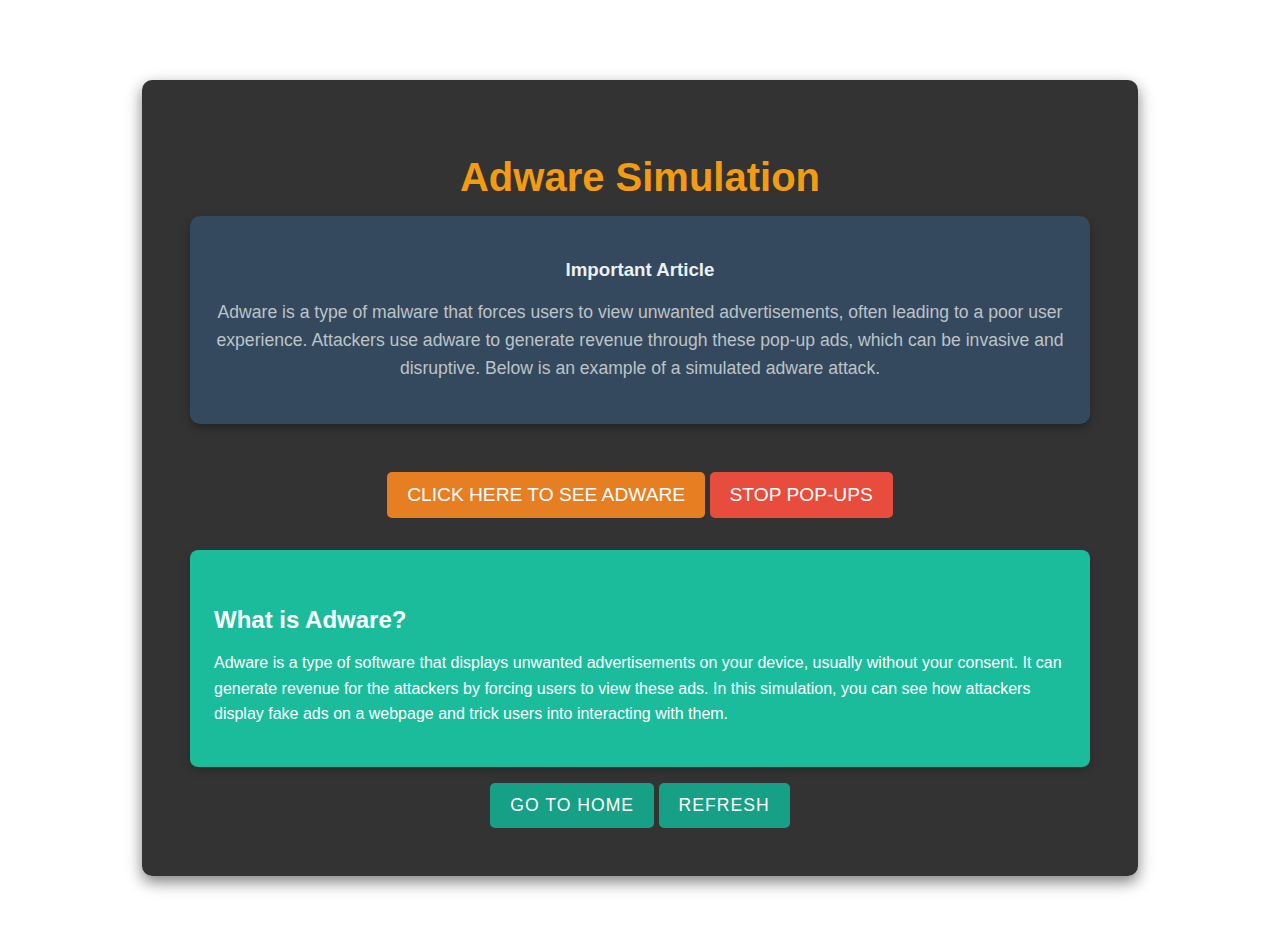
<file: adware.html>
<!DOCTYPE html>
<html lang="en">
<head>
  <meta charset="UTF-8">
  <meta name="viewport" content="width=device-width, initial-scale=1.0">
  <title>Adware Simulation</title>
  <style>
    /* General body styling */
    body {
      font-family: 'Arial', sans-serif;
      margin: 0;
      padding: 0;
      background-image: url('https://source.unsplash.com/1600x900/?technology');
      background-size: cover;
      background-position: center;
      background-attachment: fixed;
      color: #fff;
      height: 100vh;
      display: flex;
      justify-content: center;
      align-items: flex-start;
      text-align: center;
      padding-top: 50px;
    }

    /* Container holding all content */
    .container {
      background-color: rgba(0, 0, 0, 0.8);
      padding: 3rem;
      border-radius: 10px;
      box-shadow: 0 6px 15px rgba(0, 0, 0, 0.5);
      width: 80%;
      max-width: 900px;
      margin-top: 30px;
    }

    h1 {
      font-size: 2.5rem;
      margin-bottom: 1rem;
      color: #f39c12;
    }

    h3 {
      color: #ecf0f1;
      margin-bottom: 1rem;
    }

    /* Article section styling */
    .article-card {
      background-color: #34495e;
      padding: 1.5rem;
      border-radius: 10px;
      box-shadow: 0 4px 8px rgba(0, 0, 0, 0.3);
      margin-bottom: 2rem;
    }

    .article-card p {
      font-size: 1.1rem;
      color: #bdc3c7;
      line-height: 1.6;
    }

    /* Fake Ad Styling */
    .ad-popup {
      background-color: rgba(0, 0, 0, 0.7);
      color: white;
      padding: 20px;
      border-radius: 8px;
      box-shadow: 0 4px 12px rgba(0, 0, 0, 0.3);
      position: absolute;
      display: none;
      width: 250px;
      text-align: center;
      z-index: 100;
    }

    .ad-popup h3 {
      font-size: 1.5rem;
      margin-bottom: 10px;
    }

    .ad-popup p {
      font-size: 1rem;
      line-height: 1.5;
    }

    .ad-popup button {
      padding: 10px 20px;
      background-color: #3498db;
      color: white;
      border: none;
      border-radius: 5px;
      cursor: pointer;
      font-size: 1rem;
    }

    .ad-popup button:hover {
      background-color: #2980b9;
    }

    .close-btn {
      background-color: #e74c3c;
      font-size: 1.2rem;
      padding: 10px 20px;
      border: none;
      border-radius: 5px;
      cursor: pointer;
      margin-top: 10px;
    }

    .close-btn:hover {
      background-color: #c0392b;
    }

    /* Explanation card styling */
    .explanation-card {
      background-color: #1abc9c;
      color: white;
      padding: 1.5rem;
      margin-top: 2rem;
      border-radius: 8px;
      box-shadow: 0 4px 10px rgba(0, 0, 0, 0.2);
      text-align: left;
    }

    .explanation-card h4 {
      font-size: 1.5rem;
      margin-bottom: 1rem;
    }

    .explanation-card p {
      font-size: 1rem;
      line-height: 1.6;
    }

    /* Home and Refresh button styling */
    .home-btn, .refresh-btn {
      padding: 12px 20px;
      font-size: 1.1rem;
      background-color: #16a085;
      color: white;
      border: none;
      border-radius: 5px;
      cursor: pointer;
      margin-top: 1rem;
      text-transform: uppercase;
      letter-spacing: 1px;
      transition: background-color 0.3s ease, transform 0.3s ease;
    }

    .home-btn:hover, .refresh-btn:hover {
      background-color: #1abc9c;
      transform: scale(1.05);
    }

    /* Button to simulate repeated ads */
    .trigger-ad-btn {
      padding: 12px 20px;
      background-color: #e67e22;
      color: white;
      font-size: 1.2rem;
      border: none;
      border-radius: 5px;
      cursor: pointer;
      margin-top: 1rem;
      text-transform: uppercase;
    }

    .trigger-ad-btn:hover {
      background-color: #d35400;
    }

    /* Stop button */
    .stop-btn {
      padding: 12px 20px;
      background-color: #e74c3c;
      color: white;
      font-size: 1.2rem;
      border: none;
      border-radius: 5px;
      cursor: pointer;
      margin-top: 1rem;
      text-transform: uppercase;
    }

    .stop-btn:hover {
      background-color: #c0392b;
    }
  </style>
</head>
<body>

  <div class="container">
    <h1>Adware Simulation</h1>

    <!-- Article Section simulating a website -->
    <div class="article-card">
      <h3>Important Article</h3>
      <p>
        Adware is a type of malware that forces users to view unwanted advertisements, often leading to a poor user experience. Attackers use adware to generate revenue through these pop-up ads, which can be invasive and disruptive. Below is an example of a simulated adware attack.
      </p>
    </div>

    <!-- Button to trigger repeated ads -->
    <button class="trigger-ad-btn" onclick="startAdware()">Click Here to See Adware</button>

    <!-- Stop Button to stop the pop-ups -->
    <button class="stop-btn" id="stopBtn" onclick="stopAdware()">Stop Pop-ups</button>

    <!-- Explanation of Adware -->
    <div class="explanation-card">
      <h4>What is Adware?</h4>
      <p>Adware is a type of software that displays unwanted advertisements on your device, usually without your consent. It can generate revenue for the attackers by forcing users to view these ads. In this simulation, you can see how attackers display fake ads on a webpage and trick users into interacting with them.</p>
    </div>

    <!-- Buttons to go back to Home and Refresh the page -->
    <button class="home-btn" onclick="window.location.href = 'try-now.html';">Go to Home</button>
    <button class="refresh-btn" onclick="refreshPage()">Refresh</button>
  </div>

  <script>
    var adInterval;

    // Array of random ad messages
    const messages = [
      "You've won a $100 gift card! Click below to claim it!",
      "Congratulations! You are the 1,000th visitor. Claim your reward now.",
      "Special offer: Click here to get a free iPhone 13!",
      "You've unlocked a surprise prize! Don't miss out, click now.",
      "Hurry! Your free vacation is waiting. Claim your prize here!",
      "Congratulations! You're eligible for a free trial. Act fast!"
    ];

    // Function to start displaying random ads at random positions
    function startAdware() {
      adInterval = setInterval(function() {
        // Create a new popup div
        var ad = document.createElement("div");
        ad.classList.add("ad-popup");

        // Set a random message from the messages array
        ad.innerHTML = "<h3>Congratulations!</h3><p>" + messages[Math.floor(Math.random() * messages.length)] + "</p><button onclick='closeAd()'>Claim Prize</button><button class='close-btn' onclick='closeAd()'>Close</button>";

        // Position the ad randomly on the screen
        ad.style.top = Math.random() * 80 + "%"; // Random top position
        ad.style.left = Math.random() * 80 + "%"; // Random left position

        // Display the popup
        document.body.appendChild(ad);
        ad.style.display = 'block';
      }, 1000);  // Pop-up appears every second
    }

    // Function to stop the pop-ups
    function stopAdware() {
      clearInterval(adInterval);  // Stop creating pop-ups
      document.getElementById("stopBtn").disabled = true;  // Disable stop button
    }

    // Function to close a specific ad
    function closeAd() {
      var ads = document.querySelectorAll(".ad-popup");
      ads.forEach(function(ad) {
        ad.style.display = 'none';
      });
    }

    // Function to refresh the page
    function refreshPage() {
      location.reload();
    }
  </script>

</body>
</html>
</file>
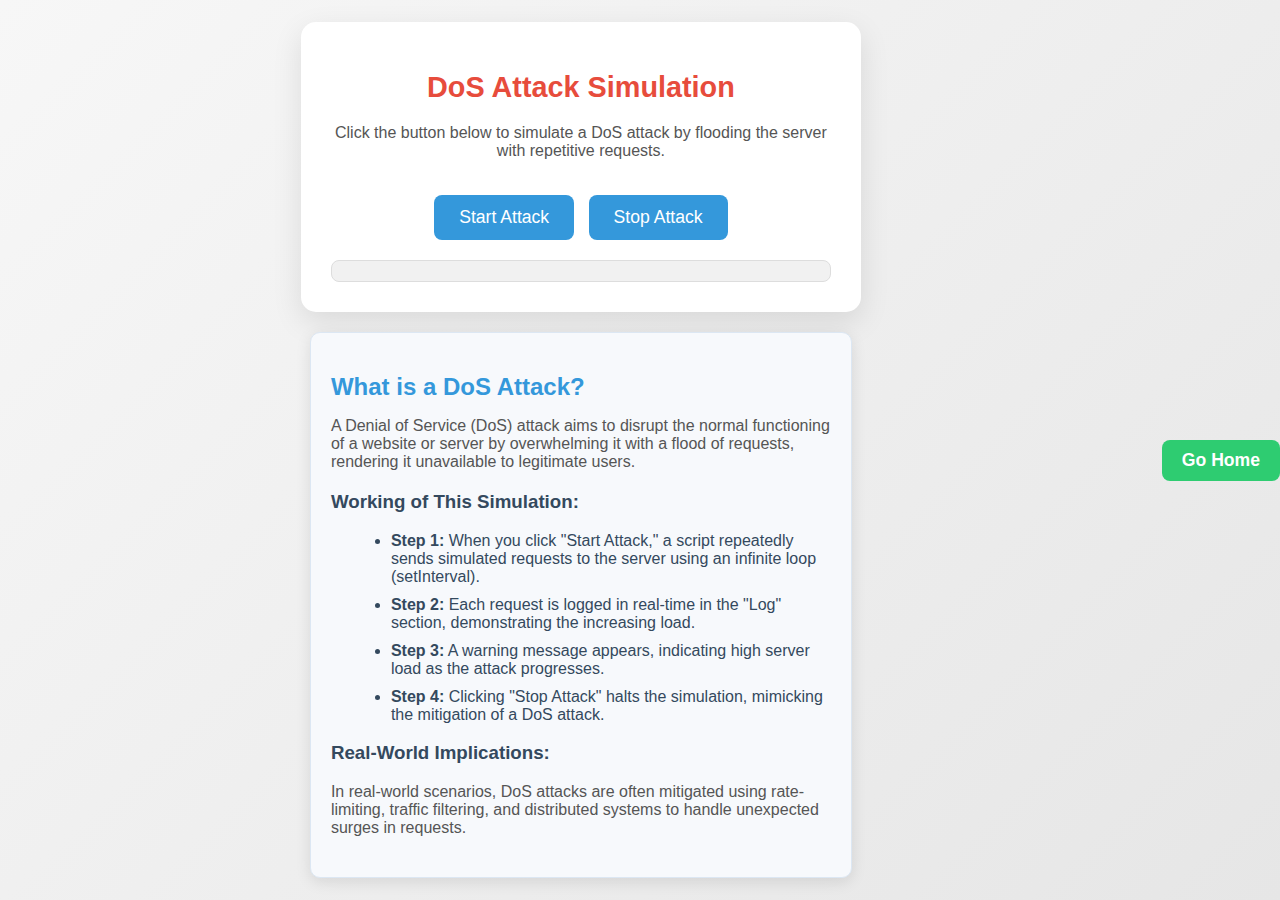
<file: DOS.html>
<!DOCTYPE html>
<html lang="en">
<head>
  <meta charset="UTF-8">
  <meta name="viewport" content="width=device-width, initial-scale=1.0">
  <title>DoS Attack Simulation</title>
  <style>
    body {
      font-family: Arial, sans-serif;
      background: linear-gradient(135deg, #f7f7f7, #e6e6e6);
      margin: 0;
      padding: 0;
      display: flex;
      justify-content: center;
      align-items: center;
      min-height: 100vh;
      color: #333;
      text-align: center;
    }

    .main-container {
      display: flex;
      justify-content: center;
      gap: 20px;
      flex-wrap: wrap;
      padding: 20px;
    }

    .container, .info-card {
      width: 100%;
      max-width: 500px;
      background-color: #ffffff;
      box-shadow: 0 10px 30px rgba(0, 0, 0, 0.1);
      padding: 30px;
      border-radius: 15px;
      text-align: left;
    }

    .container {
      text-align: center;
    }

    h1 {
      color: #e74c3c;
      font-size: 1.8rem;
      font-weight: bold;
      margin-bottom: 20px;
    }

    p {
      font-size: 1rem;
      margin-bottom: 20px;
      color: #555;
    }

    .btn {
      padding: 12px 25px;
      background-color: #3498db;
      color: white;
      border: none;
      border-radius: 8px;
      font-size: 1.1rem;
      cursor: pointer;
      transition: background-color 0.3s ease, transform 0.3s ease;
      margin-top: 15px;
    }

    .btn:hover {
      background-color: #2980b9;
      transform: scale(1.05);
    }

    .alert {
      margin-top: 20px;
      background-color: #e74c3c;
      color: white;
      padding: 15px;
      border-radius: 8px;
      font-size: 1.1rem;
      box-shadow: 0 4px 15px rgba(0, 0, 0, 0.2);
      display: none;
    }

    .log {
      margin-top: 20px;
      max-height: 150px;
      overflow-y: auto;
      padding: 10px;
      background-color: #f1f1f1;
      border: 1px solid #ddd;
      border-radius: 8px;
      font-size: 0.9rem;
      text-align: left;
    }

    .log span {
      display: block;
      margin-bottom: 5px;
    }

    .info-card {
      background-color: #f7f9fc;
      border: 1px solid #dce7f3;
      border-radius: 10px;
      box-shadow: 0 4px 15px rgba(0, 0, 0, 0.1);
      padding: 20px;
      color: #34495e;
    }

    .info-card h2 {
      color: #3498db;
      font-size: 1.5rem;
      margin-bottom: 10px;
    }

    .info-card ul {
      margin-left: 20px;
    }

    .info-card li {
      margin-bottom: 10px;
    }

    .home-btn {
      display: inline-block;
      margin-top: 20px;
      padding: 10px 20px;
      background-color: #2ecc71;
      color: white;
      text-decoration: none;
      font-size: 1.1rem;
      font-weight: bold;
      border-radius: 8px;
      transition: background-color 0.3s ease, transform 0.3s ease;
    }

    .home-btn:hover {
      background-color: #27ae60;
      transform: scale(1.05);
    }
  </style>
</head>
<body>

  <div class="main-container">
    <!-- Simulation Card -->
    <div class="container">
      <h1>DoS Attack Simulation</h1>
      <p>Click the button below to simulate a DoS attack by flooding the server with repetitive requests.</p>
      
      <button class="btn" onclick="simulateDoS()">Start Attack</button>
      <button class="btn" onclick="stopDoS()" style="margin-left: 10px;">Stop Attack</button>

      <div class="alert" id="alert">Warning: DoS attack in progress! High server load detected.</div>

      <div class="log" id="log"></div>
    </div>

    <!-- Info Card -->
    <div class="info-card">
      <h2>What is a DoS Attack?</h2>
      <p>A Denial of Service (DoS) attack aims to disrupt the normal functioning of a website or server by overwhelming it with a flood of requests, rendering it unavailable to legitimate users.</p>
      <h3>Working of This Simulation:</h3>
      <ul>
        <li><b>Step 1:</b> When you click "Start Attack," a script repeatedly sends simulated requests to the server using an infinite loop (setInterval).</li>
        <li><b>Step 2:</b> Each request is logged in real-time in the "Log" section, demonstrating the increasing load.</li>
        <li><b>Step 3:</b> A warning message appears, indicating high server load as the attack progresses.</li>
        <li><b>Step 4:</b> Clicking "Stop Attack" halts the simulation, mimicking the mitigation of a DoS attack.</li>
      </ul>
      <h3>Real-World Implications:</h3>
      <p>In real-world scenarios, DoS attacks are often mitigated using rate-limiting, traffic filtering, and distributed systems to handle unexpected surges in requests.</p>
    </div>
  </div>

  <a href="simulated-attacks.html" class="home-btn">Go Home</a>

  <script>
    let intervalId; // To manage the attack simulation interval
    let requestCount = 0; // Counter to track the number of requests
    const logElement = document.getElementById("log");
    const alertElement = document.getElementById("alert");

    // Function to simulate DoS attack
    function simulateDoS() {
      if (intervalId) {
        alert("Attack already in progress!");
        return;
      }

      alertElement.style.display = "block"; // Show the warning message

      // Simulate sending repetitive requests
      intervalId = setInterval(() => {
        requestCount++;
        const requestTime = new Date().toLocaleTimeString();
        logElement.innerHTML += `<span>Request ${requestCount} sent at ${requestTime}</span>`;

        // Mimic high server load
        if (requestCount % 50 === 0) {
          logElement.innerHTML += `<span style="color: red;">Server load increasing!</span>`;
        }

        // Keep log scrollable
        logElement.scrollTop = logElement.scrollHeight;
      }, 100); // Sending requests every 100ms
    }

    // Function to stop the attack
    function stopDoS() {
      if (!intervalId) {
        alert("No attack in progress to stop!");
        return;
      }

      clearInterval(intervalId); // Stop the repetitive requests
      intervalId = null;
      alertElement.style.display = "none"; // Hide the warning message
      logElement.innerHTML += `<span style="color: green;">DoS attack stopped at ${new Date().toLocaleTimeString()}</span>`;
    }
  </script>

</body>
</html>
</file>
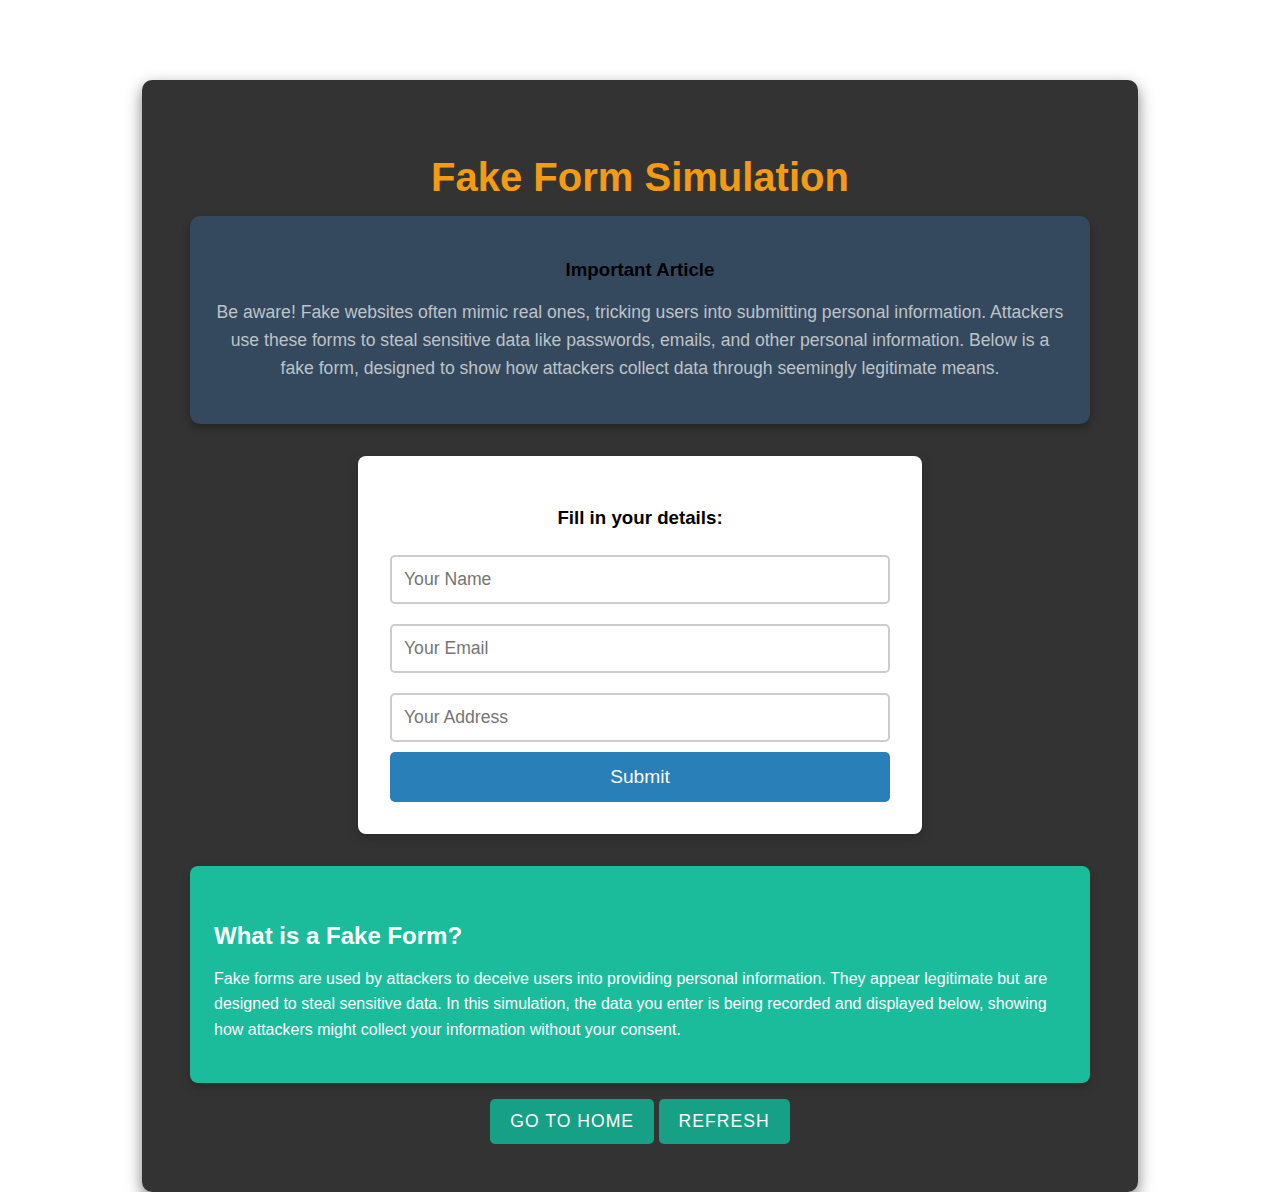
<file: FakeForm.html>
<!DOCTYPE html>
<html lang="en">
<head>
  <meta charset="UTF-8">
  <meta name="viewport" content="width=device-width, initial-scale=1.0">
  <title>Fake Form Simulation</title>
  <style>
    /* General body styling */
    body {
      font-family: 'Arial', sans-serif;
      margin: 0;
      padding: 0;
      background-image: url('https://source.unsplash.com/1600x900/?technology');
      background-size: cover;
      background-position: center;
      background-attachment: fixed;
      color: #fff;
      height: 100vh;
      display: flex;
      justify-content: center;
      align-items: flex-start; /* Align at the top */
      text-align: center;
      padding-top: 50px; /* Add padding to push content down */
    }

    /* Container holding all content */
    .container {
      background-color: rgba(0, 0, 0, 0.8); /* Dark overlay */
      padding: 3rem;
      border-radius: 10px;
      box-shadow: 0 6px 15px rgba(0, 0, 0, 0.5);
      width: 80%;
      max-width: 900px;
      margin-top: 30px; /* Move the content slightly down */
    }

    h1 {
      font-size: 2.5rem;
      margin-bottom: 1rem;
      color: #f39c12;
    }

    h3 {
      color: #000;
      margin-bottom: 1rem;
    }

    /* Article section styling */
    .article-card {
      background-color: #34495e;
      padding: 1.5rem;
      border-radius: 10px;
      box-shadow: 0 4px 8px rgba(0, 0, 0, 0.3);
      margin-bottom: 2rem;
    }

    .article-card p {
      font-size: 1.1rem;
      color: #bdc3c7;
      line-height: 1.6;
    }

    /* Fake form styling */
    .fake-form {
      background-color: #fff;
      padding: 2rem;
      border-radius: 8px;
      box-shadow: 0 4px 12px rgba(0, 0, 0, 0.2);
      margin-top: 2rem;
      max-width: 500px;
      margin: 2rem auto;
    }

    .fake-form input {
      width: 100%;
      padding: 12px;
      margin: 10px 0;
      font-size: 1.1rem;
      border: 2px solid #ccc;
      border-radius: 5px;
      box-sizing: border-box;
      transition: 0.3s;
    }

    .fake-form input:focus {
      border-color: #3498db;
      outline: none;
    }

    .fake-form button {
      width: 100%;
      padding: 14px;
      font-size: 1.2rem;
      background-color: #2980b9;
      color: #fff;
      border: none;
      border-radius: 5px;
      cursor: pointer;
      transition: 0.3s;
    }

    .fake-form button:hover {
      background-color: #3498db;
    }

    /* Hidden data display styling */
    pre {
      background-color: #f4f6f7;
      padding: 1rem;
      border-radius: 5px;
      margin: 1.5rem auto;
      width: 80%;
      font-size: 1.1rem;
      color: #333;
      white-space: pre-wrap;
      word-wrap: break-word;
      display: none;
    }

    /* Explanation card styling */
    .explanation-card {
      background-color: #1abc9c;
      color: white;
      padding: 1.5rem;
      margin-top: 2rem;
      border-radius: 8px;
      box-shadow: 0 4px 10px rgba(0, 0, 0, 0.2);
      text-align: left;
    }

    .explanation-card h4 {
      font-size: 1.5rem;
      margin-bottom: 1rem;
    }

    .explanation-card p {
      font-size: 1rem;
      line-height: 1.6;
    }

    /* Home and Refresh button styling */
    .home-btn, .refresh-btn {
      padding: 12px 20px;
      font-size: 1.1rem;
      background-color: #16a085;
      color: white;
      border: none;
      border-radius: 5px;
      cursor: pointer;
      margin-top: 1rem;
      text-transform: uppercase;
      letter-spacing: 1px;
      transition: background-color 0.3s ease, transform 0.3s ease;
    }

    .home-btn:hover, .refresh-btn:hover {
      background-color: #1abc9c;
      transform: scale(1.05);
    }
  </style>
</head>
<body>

  <div class="container">
    <h1>Fake Form Simulation</h1>

    <!-- Article Section simulating a website -->
    <div class="article-card">
      <h3>Important Article</h3>
      <p>
        Be aware! Fake websites often mimic real ones, tricking users into submitting personal information.
        Attackers use these forms to steal sensitive data like passwords, emails, and other personal information.
        Below is a fake form, designed to show how attackers collect data through seemingly legitimate means.
      </p>
    </div>

    <!-- Fake Form -->
    <div class="fake-form">
      <h3>Fill in your details:</h3>
      <input type="text" id="name" placeholder="Your Name" />
      <input type="email" id="email" placeholder="Your Email" />
      <input type="text" id="address" placeholder="Your Address" />
      <button id="submitBtn">Submit</button>
    </div>

    <!-- Display recorded data -->
    <pre id="formData">No data recorded yet.</pre>

    <!-- Explanation of Fake Form -->
    <div class="explanation-card">
      <h4>What is a Fake Form?</h4>
      <p>Fake forms are used by attackers to deceive users into providing personal information. They appear legitimate but are designed to steal sensitive data. In this simulation, the data you enter is being recorded and displayed below, showing how attackers might collect your information without your consent.</p>
    </div>

    <!-- Buttons to go back to Home and Refresh the Form -->
    <button class="home-btn" onclick="window.location.href = 'try-now.html';">Go to Home</button>
    <button class="refresh-btn" onclick="refreshForm()">Refresh</button>
  </div>

  <script>
    // JavaScript to handle form submission and display recorded data
    document.getElementById('submitBtn').addEventListener('click', function() {
      const name = document.getElementById('name').value;
      const email = document.getElementById('email').value;
      const address = document.getElementById('address').value;

      // Create the data to display
      const formData = `Name: ${name}\nEmail: ${email}\nAddress: ${address}`;

      // Show recorded data in the pre tag
      const dataDisplay = document.getElementById('formData');
      dataDisplay.textContent = formData;
      dataDisplay.style.display = 'block';  // Make the data display visible
    });

    // Function to refresh the form and clear recorded data
    function refreshForm() {
      document.getElementById('name').value = '';
      document.getElementById('email').value = '';
      document.getElementById('address').value = '';
      document.getElementById('formData').style.display = 'none';
      document.getElementById('formData').textContent = 'No data recorded yet.';
    }
  </script>

</body>
</html>
</file>
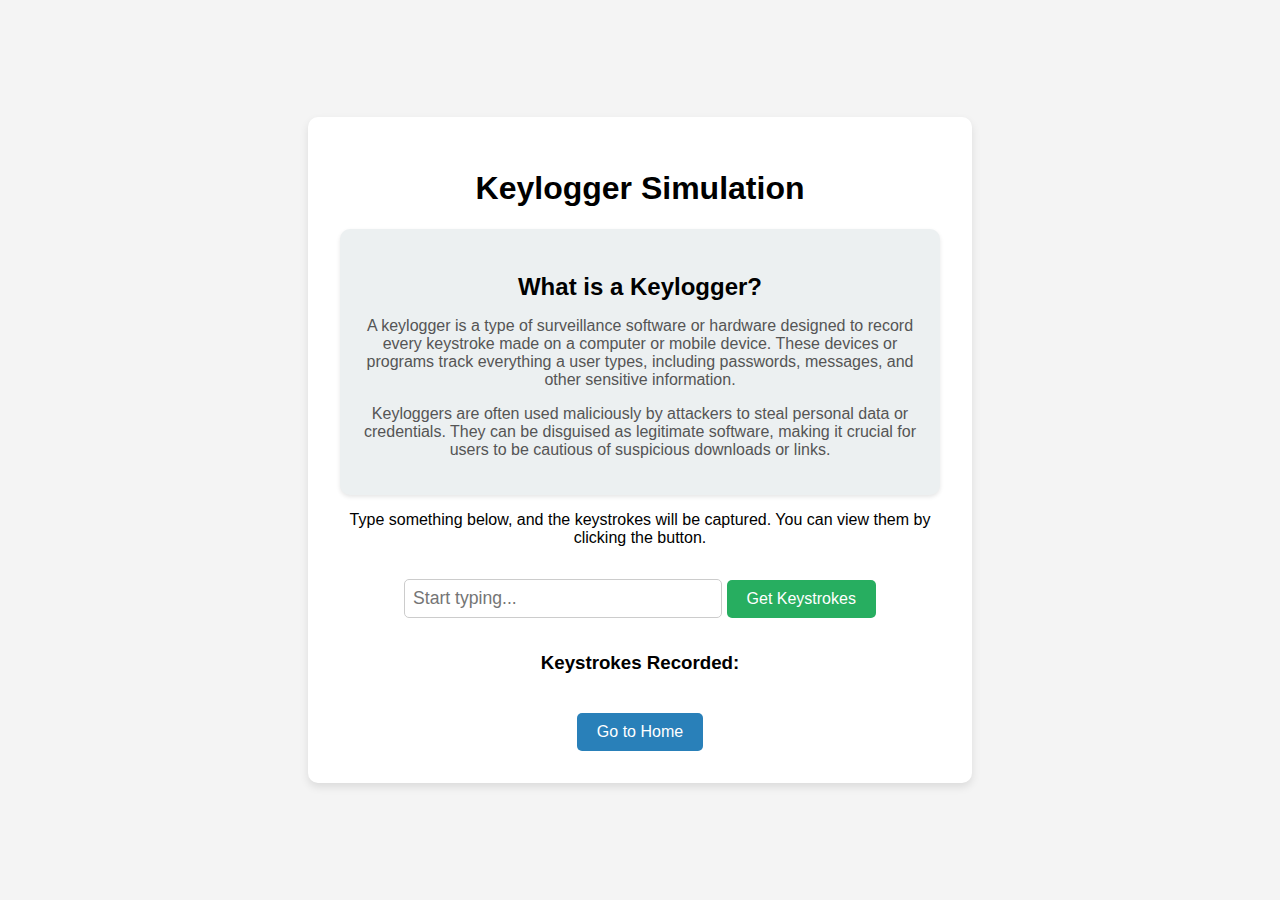
<file: keylogger.html>
<!DOCTYPE html>
<html lang="en">
<head>
  <meta charset="UTF-8">
  <meta name="viewport" content="width=device-width, initial-scale=1.0">
  <title>Keylogger Simulation</title>
  <style>
    /* Basic styling for the keylogger page */
    body {
      font-family: Arial, sans-serif;
      margin: 0;
      padding: 0;
      background-color: #f4f4f4;
      display: flex;
      justify-content: center;
      align-items: center;
      height: 100vh;
    }

    .container {
      text-align: center;
      background-color: white;
      padding: 2rem;
      border-radius: 10px;
      box-shadow: 0 4px 8px rgba(0, 0, 0, 0.1);
      width: 80%;
      max-width: 600px;
    }

    .card {
      background-color: #ecf0f1;
      border-radius: 10px;
      padding: 20px;
      margin: 1rem 0;
      box-shadow: 0 2px 4px rgba(0, 0, 0, 0.1);
    }

    .card h3 {
      margin-bottom: 10px;
      font-size: 1.5rem;
    }

    .card p {
      font-size: 1rem;
      color: #555;
    }

    input {
      padding: 0.5rem;
      font-size: 1.1rem;
      width: 80%;
      max-width: 300px;
      margin: 1rem 0;
      border-radius: 5px;
      border: 1px solid #ccc;
    }

    pre {
      background-color: #f9f9f9;
      padding: 1rem;
      border: 1px solid #ddd;
      border-radius: 5px;
      font-size: 1rem;
      max-width: 90%;
      margin: 1rem auto;
      white-space: pre-wrap;
      word-wrap: break-word;
      display: none; /* Initially hidden */
    }

    /* Button styling */
    .home-btn {
      margin-top: 20px;
      padding: 10px 20px;
      font-size: 1rem;
      background-color: #2980b9;
      color: #fff;
      border: none;
      border-radius: 5px;
      cursor: pointer;
      transition: background-color 0.3s ease, transform 0.3s ease;
    }

    .home-btn:hover {
      background-color: #3498db;
      transform: scale(1.1);
    }

    .view-btn {
      margin-top: 10px;
      padding: 10px 20px;
      font-size: 1rem;
      background-color: #27ae60;
      color: #fff;
      border: none;
      border-radius: 5px;
      cursor: pointer;
      transition: background-color 0.3s ease, transform 0.3s ease;
    }

    .view-btn:hover {
      background-color: #2ecc71;
      transform: scale(1.1);
    }
  </style>
</head>
<body>
  <div class="container">
    <h1>Keylogger Simulation</h1>
    
    <!-- Card for explaining keylogger -->
    <div class="card">
      <h3>What is a Keylogger?</h3>
      <p>A keylogger is a type of surveillance software or hardware designed to record every keystroke made on a computer or mobile device. These devices or programs track everything a user types, including passwords, messages, and other sensitive information.</p>
      <p>Keyloggers are often used maliciously by attackers to steal personal data or credentials. They can be disguised as legitimate software, making it crucial for users to be cautious of suspicious downloads or links.</p>
    </div>
    
    <p>Type something below, and the keystrokes will be captured. You can view them by clicking the button.</p>

    <!-- Text input field to simulate typing -->
    <input type="text" id="keyInput" placeholder="Start typing..." />

    <button class="view-btn" id="viewKeystrokesBtn">Get Keystrokes</button>

    <h3>Keystrokes Recorded:</h3>
    <pre id="loggedKeys">No keystrokes recorded yet.</pre>

    <!-- Button to go back to home -->
    <button class="home-btn" onclick="window.location.href = 'try-now.html';">Go to Home</button>
  </div>

  <script>
    // JavaScript to capture keystrokes and store them
    let typedText = ''; // To store the typed text

    document.getElementById('keyInput').addEventListener('input', function(event) {
      typedText = event.target.value; // Store typed text as the user types
    });

    // Show the typed text when the user clicks the "Get Keystrokes" button
    document.getElementById('viewKeystrokesBtn').addEventListener('click', function() {
      const keyLog = document.getElementById('loggedKeys');
      keyLog.textContent = typedText; // Display the typed text in the <pre> element
      keyLog.style.display = 'block'; // Show the <pre> element
    });
  </script>
</body>
</html>
</file>
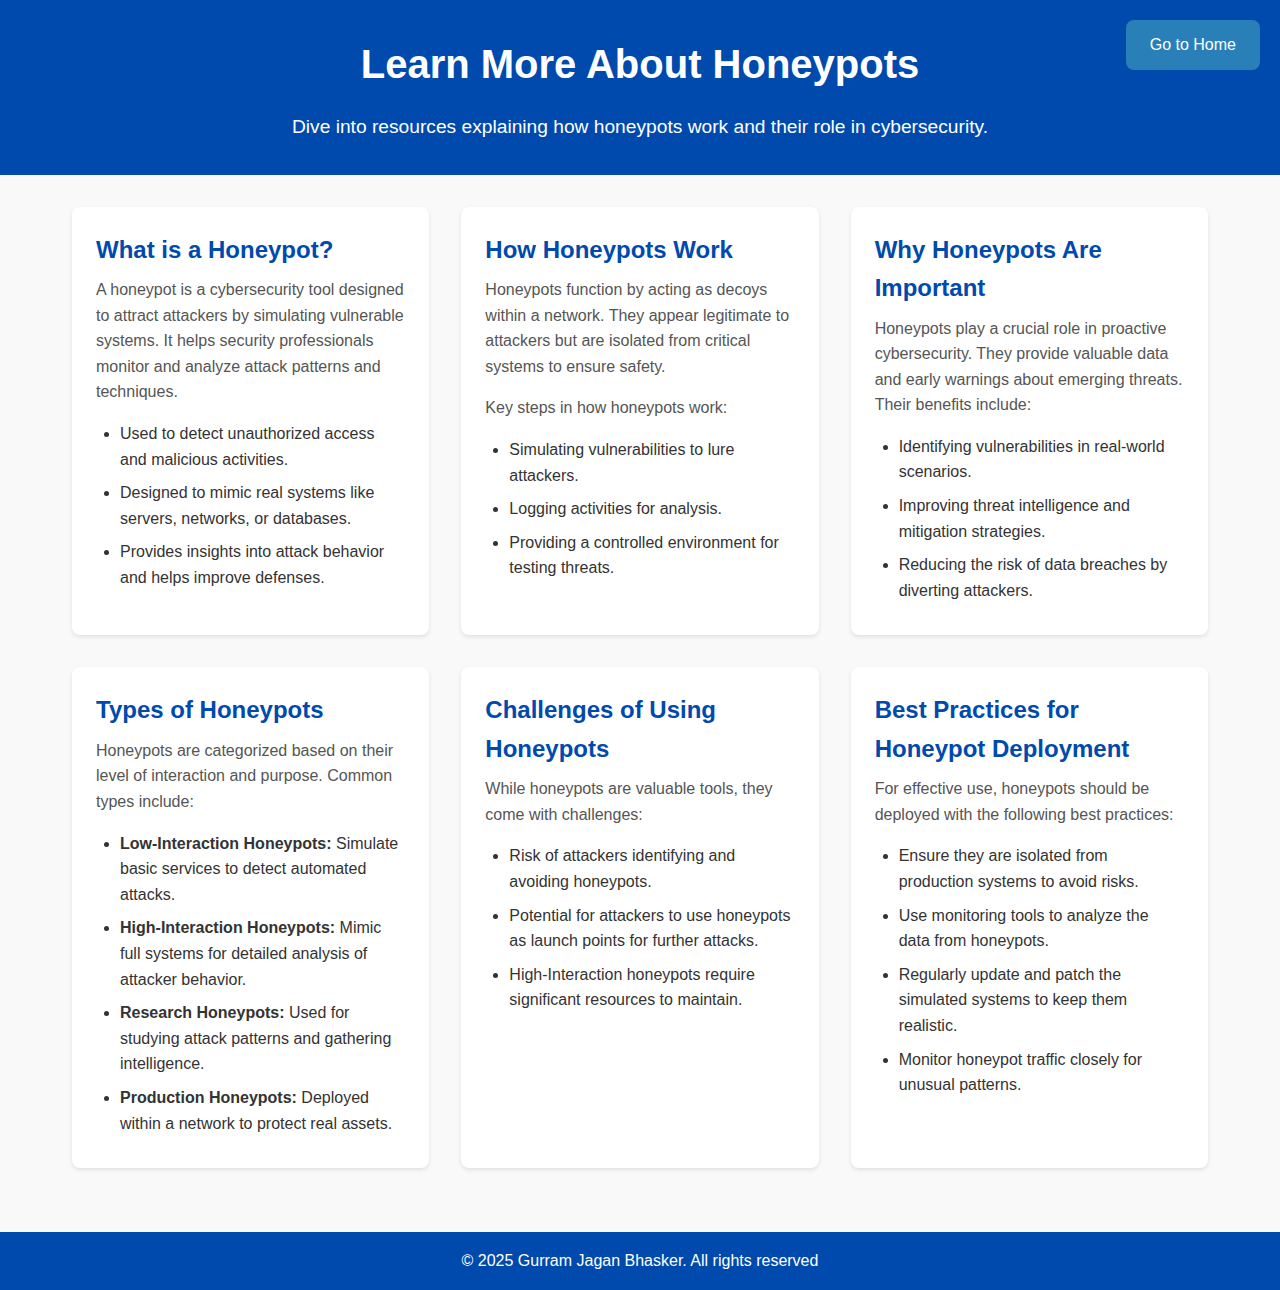
<file: learn-more.html>
<!DOCTYPE html>
<html lang="en">
<head>
  <meta charset="UTF-8">
  <meta name="viewport" content="width=device-width, initial-scale=1.0">
  <title>Learn More About Honeypots</title>
  <style>
    /* General Reset */
    * {
      margin: 0;
      padding: 0;
      box-sizing: border-box;
    }

    body {
      font-family: Arial, sans-serif;
      line-height: 1.6;
      color: #333;
      background-color: #f9f9f9;
      margin: 0;
      padding: 0;
      position: relative; /* Ensures absolute positioning works properly */
    }

    /* Header Styles */
    header {
      text-align: center;
      background-color: #004aad;
      color: #fff;
      padding: 2rem 1rem;
    }

    header h1 {
      font-size: 2.5rem;
      margin-bottom: 1rem;
    }

    header p {
      font-size: 1.2rem;
    }

    /* Home Button - Positioned on Right */
    .home-btn {
      position: fixed; /* Fixes the button in place */
      top: 20px;
      right: 20px;
      background-color: #2980b9;
      color: #fff;
      padding: 1rem 1.5rem;
      font-size: 1rem;
      border: none;
      border-radius: 8px;
      cursor: pointer;
      transition: background-color 0.3s ease, transform 0.3s ease;
    }

    .home-btn:hover {
      background-color: #3498db;
      transform: scale(1.1);
    }

    /* Main Content Styles */
    main {
      padding: 2rem;
      max-width: 1200px;
      margin: 0 auto;
    }

    .resources {
      display: grid;
      grid-template-columns: repeat(auto-fit, minmax(300px, 1fr));
      gap: 2rem;
    }

    article {
      background-color: #fff;
      padding: 1.5rem;
      border-radius: 8px;
      box-shadow: 0 2px 4px rgba(0, 0, 0, 0.1);
      transition: transform 0.3s ease, box-shadow 0.3s ease;
    }

    article:hover {
      transform: translateY(-5px);
      box-shadow: 0 4px 12px rgba(0, 0, 0, 0.2);
    }

    article h2 {
      font-size: 1.5rem;
      color: #004aad;
      margin-bottom: 0.5rem;
    }

    article p {
      font-size: 1rem;
      color: #555;
      margin-bottom: 1rem;
    }

    article ul {
      list-style-type: disc;
      margin-left: 1.5rem;
    }

    article ul li {
      margin-bottom: 0.5rem;
    }

    /* Footer Styles */
    footer {
      text-align: center;
      background-color: #004aad;
      color: #fff;
      padding: 1rem;
      margin-top: 2rem;
    }

    footer p {
      font-size: 1rem;
    }

    /* Hover Animations for Articles */
    article:hover {
      background-color: #ecf0f1;
      transform: translateY(-10px);
    }
  </style>
</head>
<body>
    <button class="home-btn" onclick="window.location.href = '/index.html';">Go to Home</button>
  
  <header>
    <h1>Learn More About Honeypots</h1>
    <p>Dive into resources explaining how honeypots work and their role in cybersecurity.</p>
  </header>
  
  <main>
    <section class="resources">
      <article>
        <h2>What is a Honeypot?</h2>
        <p>
          A honeypot is a cybersecurity tool designed to attract attackers by simulating vulnerable systems.
          It helps security professionals monitor and analyze attack patterns and techniques.
        </p>
        <ul>
          <li>Used to detect unauthorized access and malicious activities.</li>
          <li>Designed to mimic real systems like servers, networks, or databases.</li>
          <li>Provides insights into attack behavior and helps improve defenses.</li>
        </ul>
      </article>
      <article>
        <h2>How Honeypots Work</h2>
        <p>
          Honeypots function by acting as decoys within a network. They appear legitimate to attackers but are isolated
          from critical systems to ensure safety.
        </p>
        <p>Key steps in how honeypots work:</p>
        <ul>
          <li>Simulating vulnerabilities to lure attackers.</li>
          <li>Logging activities for analysis.</li>
          <li>Providing a controlled environment for testing threats.</li>
        </ul>
      </article>
      <article>
        <h2>Why Honeypots Are Important</h2>
        <p>
          Honeypots play a crucial role in proactive cybersecurity. They provide valuable data and early warnings
          about emerging threats. Their benefits include:
        </p>
        <ul>
          <li>Identifying vulnerabilities in real-world scenarios.</li>
          <li>Improving threat intelligence and mitigation strategies.</li>
          <li>Reducing the risk of data breaches by diverting attackers.</li>
        </ul>
      </article>
      <article>
        <h2>Types of Honeypots</h2>
        <p>
          Honeypots are categorized based on their level of interaction and purpose. Common types include:
        </p>
        <ul>
          <li><strong>Low-Interaction Honeypots:</strong> Simulate basic services to detect automated attacks.</li>
          <li><strong>High-Interaction Honeypots:</strong> Mimic full systems for detailed analysis of attacker behavior.</li>
          <li><strong>Research Honeypots:</strong> Used for studying attack patterns and gathering intelligence.</li>
          <li><strong>Production Honeypots:</strong> Deployed within a network to protect real assets.</li>
        </ul>
      </article>
      <article>
        <h2>Challenges of Using Honeypots</h2>
        <p>
          While honeypots are valuable tools, they come with challenges:
        </p>
        <ul>
          <li>Risk of attackers identifying and avoiding honeypots.</li>
          <li>Potential for attackers to use honeypots as launch points for further attacks.</li>
          <li>High-Interaction honeypots require significant resources to maintain.</li>
        </ul>
      </article>
      <article>
        <h2>Best Practices for Honeypot Deployment</h2>
        <p>
          For effective use, honeypots should be deployed with the following best practices:
        </p>
        <ul>
          <li>Ensure they are isolated from production systems to avoid risks.</li>
          <li>Use monitoring tools to analyze the data from honeypots.</li>
          <li>Regularly update and patch the simulated systems to keep them realistic.</li>
          <li>Monitor honeypot traffic closely for unusual patterns.</li>
        </ul>
      </article>
    </section>
  </main>
  
  <footer>
    <p>&copy;  2025 Gurram Jagan Bhasker. All rights reserved</p>
  </footer>
</body>
</html>
</file>
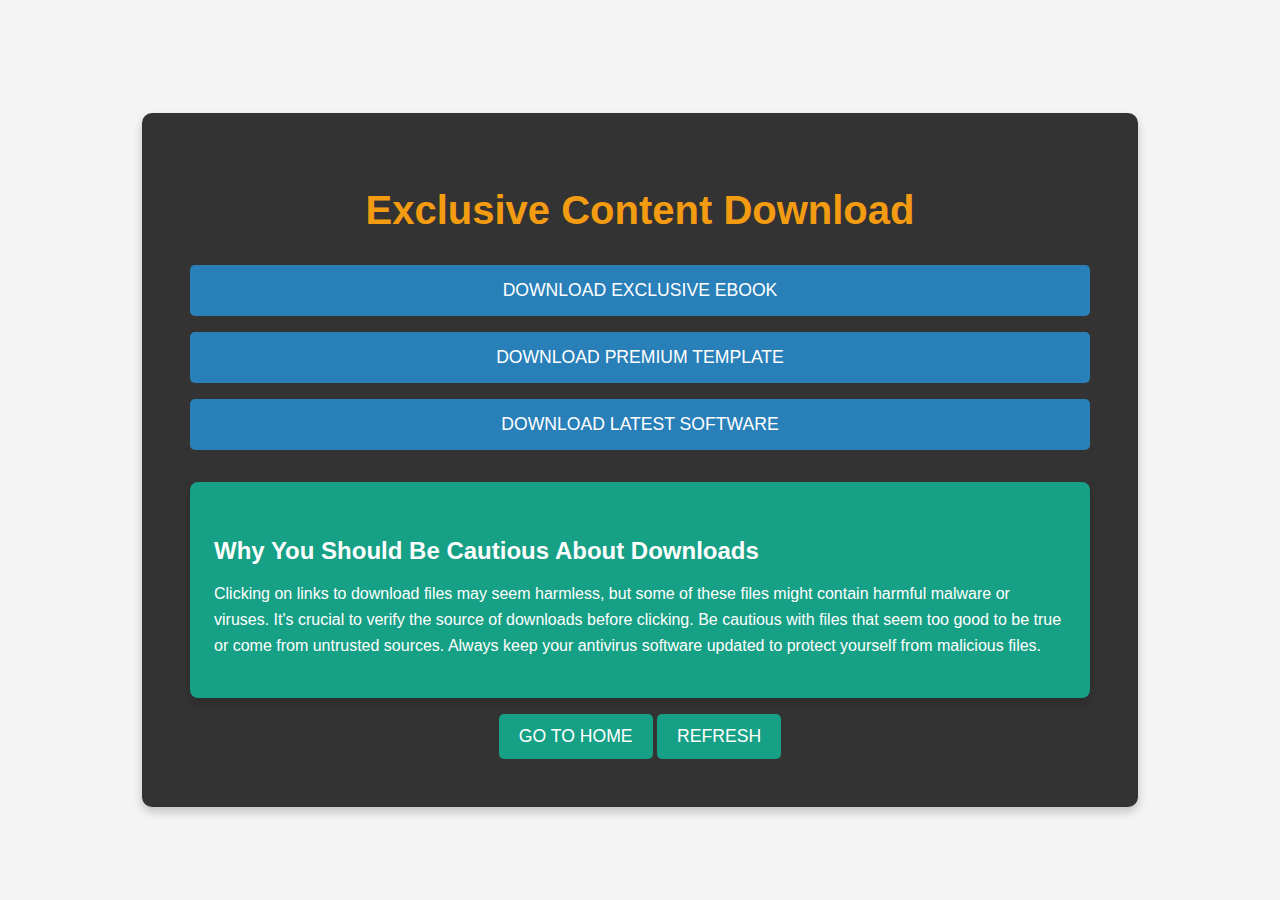
<file: maliciousfile.html>
<!DOCTYPE html>
<html lang="en">
<head>
  <meta charset="UTF-8">
  <meta name="viewport" content="width=device-width, initial-scale=1.0">
  <title>Advanced Malicious File Downloader Simulation</title>
  <style>
    body {
      font-family: 'Arial', sans-serif;
      margin: 0;
      padding: 0;
      background-color: #f4f4f4;
      height: 100vh;
      display: flex;
      flex-direction: column;
      align-items: center;
      justify-content: center;
    }

    .container {
      background-color: #333;
      color: #fff;
      padding: 3rem;
      width: 80%;
      max-width: 900px;
      margin-top: 20px;
      border-radius: 10px;
      box-shadow: 0 5px 10px rgba(0, 0, 0, 0.2);
      text-align: center;
    }

    h1 {
      font-size: 2.5rem;
      color: #f39c12;
    }

    .download-btns {
      display: flex;
      flex-direction: column;
      gap: 1rem;
      margin-top: 2rem;
    }

    .download-btn {
      background-color: #2980b9;
      padding: 15px;
      border-radius: 5px;
      color: #fff;
      font-size: 1.1rem;
      text-transform: uppercase;
      border: none;
      cursor: pointer;
      transition: background-color 0.3s;
    }

    .download-btn:hover {
      background-color: #3498db;
    }

    .download-progress {
      margin-top: 1rem;
      display: none;
      background-color: #2ecc71;
      height: 5px;
      width: 100%;
      border-radius: 3px;
      transition: width 2s;
    }

    .download-message {
      margin-top: 1rem;
      display: none;
      background-color: #34495e;
      padding: 10px;
      font-size: 1.1rem;
      color: #fff;
      border-radius: 5px;
      box-shadow: 0 4px 8px rgba(0, 0, 0, 0.3);
    }

    .explanation-card {
      background-color: #16a085;
      color: white;
      padding: 1.5rem;
      margin-top: 2rem;
      border-radius: 8px;
      box-shadow: 0 4px 10px rgba(0, 0, 0, 0.2);
      text-align: left;
    }

    .explanation-card h4 {
      font-size: 1.5rem;
      margin-bottom: 1rem;
    }

    .explanation-card p {
      font-size: 1rem;
      line-height: 1.6;
    }

    /* Button styles for Home and Refresh */
    .home-btn, .refresh-btn {
      padding: 12px 20px;
      font-size: 1.1rem;
      background-color: #16a085;
      color: white;
      border: none;
      border-radius: 5px;
      cursor: pointer;
      margin-top: 1rem;
      text-transform: uppercase;
      transition: background-color 0.3s ease, transform 0.3s ease;
    }

    .home-btn:hover, .refresh-btn:hover {
      background-color: #1abc9c;
      transform: scale(1.05);
    }
  </style>
</head>
<body>

  <div class="container">
    <h1>Exclusive Content Download</h1>

    <!-- Download Options -->
    <div class="download-btns">
      <button class="download-btn" onclick="startDownload('Exclusive Ebook')">Download Exclusive Ebook</button>
      <button class="download-btn" onclick="startDownload('Premium Template')">Download Premium Template</button>
      <button class="download-btn" onclick="startDownload('Latest Software')">Download Latest Software</button>
    </div>

    <!-- Download Progress Bar -->
    <div id="downloadProgress" class="download-progress"></div>

    <!-- Download Message -->
    <div id="downloadMessage" class="download-message">Downloading... Please wait...</div>

    <!-- Explanation Card -->
    <div class="explanation-card">
      <h4>Why You Should Be Cautious About Downloads</h4>
      <p>Clicking on links to download files may seem harmless, but some of these files might contain harmful malware or viruses. It's crucial to verify the source of downloads before clicking. Be cautious with files that seem too good to be true or come from untrusted sources. Always keep your antivirus software updated to protect yourself from malicious files.</p>
    </div>

    <!-- Home and Refresh Buttons -->
    <button class="home-btn" onclick="window.location.href = 'try-now.html';">Go to Home</button>
    <button class="refresh-btn" onclick="refreshPage()">Refresh</button>
  </div>

  <script>
    function startDownload(fileName) {
      // Simulate a smooth download process
      document.getElementById('downloadProgress').style.display = 'block';
      document.getElementById('downloadMessage').style.display = 'block';

      setTimeout(function() {
        document.getElementById('downloadProgress').style.width = '100%';

        // After download, show a warning about the downloaded file
        setTimeout(function() {
          alert("Warning: You have downloaded a file titled: '" + fileName + "'\nIt might be harmful. Be cautious about downloading files from unverified sources.");
          document.getElementById('downloadMessage').style.display = 'none';
        }, 1000);
      }, 500);  // Simulated download time (500ms)
    }

    // Refresh page
    function refreshPage() {
      location.reload();
    }
  </script>

</body>
</html>
</file>
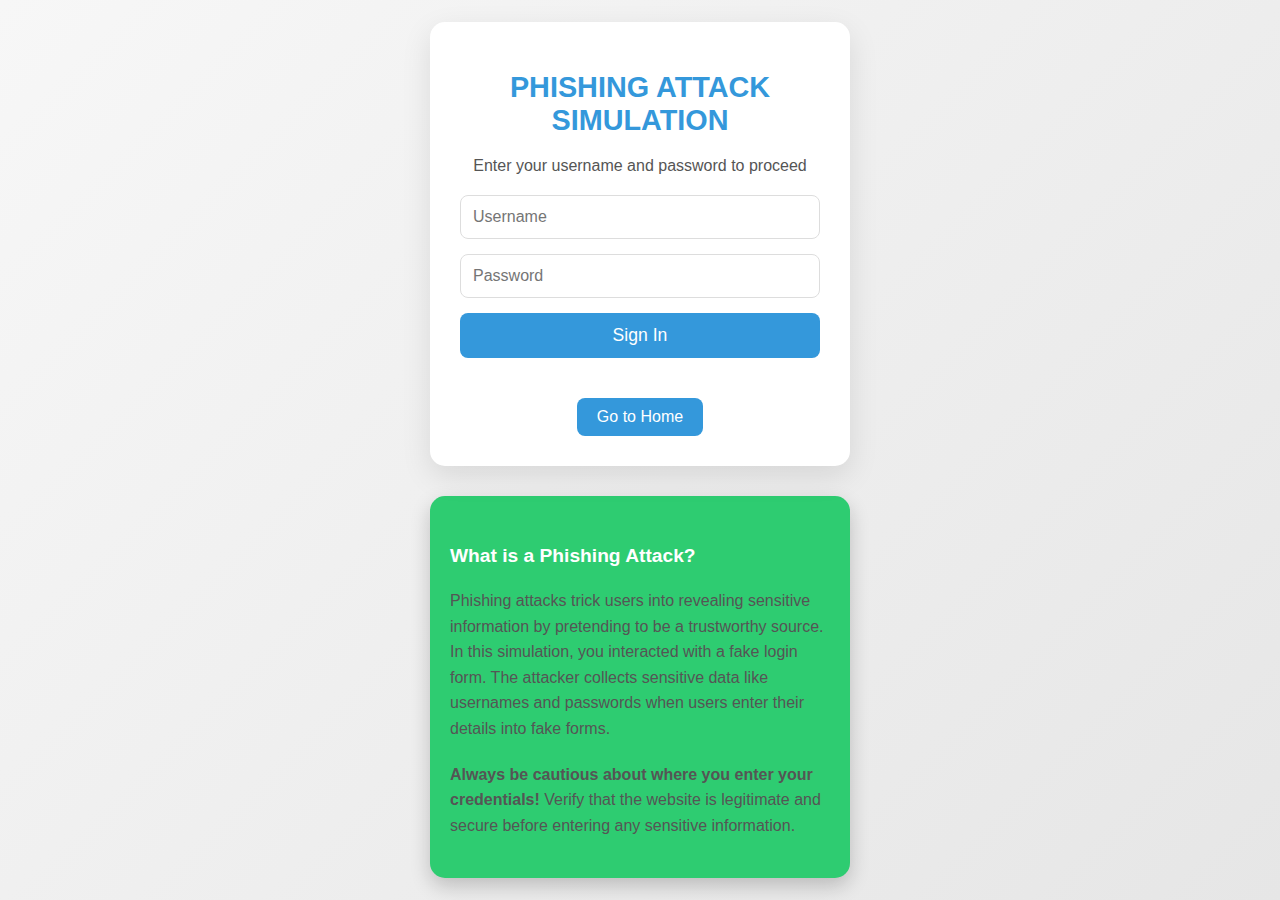
<file: phishing.html>
<!DOCTYPE html>
<html lang="en">
<head>
  <meta charset="UTF-8">
  <meta name="viewport" content="width=device-width, initial-scale=1.0">
  <title>Phishing Attack Simulation</title>
  <style>
    /* Global Styles */
    body {
      font-family: 'Arial', sans-serif;
      background: linear-gradient(135deg, #f7f7f7, #e6e6e6);
      margin: 0;
      padding: 0;
      display: flex;
      justify-content: center;
      align-items: center;
      min-height: 100vh;
      color: #333;
      flex-direction: column;
      text-align: center;
      overflow-x: hidden;
      box-sizing: border-box;
    }
    
    .container {
      width: 90%;
      max-width: 420px;
      background-color: #ffffff;
      box-shadow: 0 10px 30px rgba(0, 0, 0, 0.1);
      padding: 30px;
      border-radius: 15px;
      position: relative;
      overflow: hidden;
      margin: 15px 0;
      box-sizing: border-box;
    }
    
    h1 {
      color: #3498db;
      margin-bottom: 20px;
      font-size: 1.8rem;
      font-weight: bold;
      text-transform: uppercase;
    }
    
    p {
      font-size: 1rem;
      margin-bottom: 20px;
      color: #555;
    }
    
    .login-form {
      display: flex;
      flex-direction: column;
      gap: 15px;
      margin-bottom: 20px;
    }
    
    .login-form input {
      padding: 12px;
      border-radius: 8px;
      border: 1px solid #ddd;
      font-size: 1rem;
      transition: all 0.3s ease;
      width: 100%;
      box-sizing: border-box;
    }
    
    .login-form input:focus {
      outline: none;
      border-color: #3498db;
      box-shadow: 0 0 5px rgba(52, 152, 219, 0.5);
    }
    
    .login-form button {
      padding: 12px;
      border-radius: 8px;
      border: none;
      background-color: #3498db;
      color: white;
      font-size: 1.1rem;
      cursor: pointer;
      transition: background-color 0.3s ease, transform 0.3s ease;
    }
    
    .login-form button:hover {
      background-color: #2980b9;
      transform: scale(1.03);
    }
    
    /* Alert and Credentials Box */
    .alert {
      display: none;
      margin-top: 20px;
      background-color: #e74c3c;
      color: white;
      padding: 15px;
      border-radius: 5px;
      font-size: 1rem;
      box-shadow: 0 4px 15px rgba(0, 0, 0, 0.2);
      animation: fadeIn 1s;
      text-align: left;
    }
    
    .credential-box {
      display: none;
      margin-top: 20px;
      padding: 15px;
      background-color: #f39c12;
      color: white;
      border-radius: 8px;
      font-size: 1rem;
      font-weight: bold;
      text-align: left;
    }
    
    /* Card Styling */
    .explanation-card {
      background-color: #2ecc71;
      color: white;
      padding: 20px;
      border-radius: 15px;
      margin: 15px 0;
      box-shadow: 0 8px 20px rgba(0, 0, 0, 0.2);
      text-align: left;
      font-size: 0.9rem;
      line-height: 1.6;
      transition: transform 0.3s ease;
      width: 90%;
      max-width: 420px;
      box-sizing: border-box;
    }
    
    .explanation-card:hover {
      transform: translateY(-5px);
    }
    
    .explanation-card h4 {
      font-size: 1.2rem;
      margin-bottom: 10px;
      font-weight: bold;
    }
    
    /* Button Styling */
    .home-btn {
      margin-top: 20px;
      padding: 10px 20px;
      background-color: #3498db;
      color: white;
      border: none;
      border-radius: 8px;
      font-size: 1rem;
      cursor: pointer;
      transition: background-color 0.3s ease, transform 0.3s ease;
    }
    
    .home-btn:hover {
      background-color: #2980b9;
      transform: scale(1.05);
    }
    
    /* Keyframe for Alert Animation */
    @keyframes fadeIn {
      0% { opacity: 0; }
      100% { opacity: 1; }
    }
    
    /* Responsive Styles */
    @media (max-width: 768px) {
      body {
        padding: 15px;
      }
      .container, .explanation-card {
        padding: 20px;
        margin: 10px 0;
      }
    }
    </style>
    
</head>
<body>

  <div class="container">
    <h1>Phishing Attack Simulation</h1>

    <p>Enter your username and password to proceed</p>

    <form class="login-form" onsubmit="handleLogin(event)">
      <input type="text" id="username" placeholder="Username" required>
      <input type="password" id="password" placeholder="Password" required>
      <button type="submit">Sign In</button>
    </form>
    <button class="home-btn" onclick="window.location.href = 'simulated-attacks.html';">Go to Home</button>

    <div id="alertMessage" class="alert">Warning: This was a phishing attempt. Your data has been recorded!</div>

    <div id="credentials" class="credential-box">
      <p>Recorded Credentials:</p>
      <p><strong>Username:</strong> <span id="user"></span></p>
      <p><strong>Password:</strong> <span id="pass"></span></p>
    </div>

  </div>

  <!-- Explanation Card -->
  <div class="explanation-card">
    <h4>What is a Phishing Attack?</h4>
    <p>Phishing attacks trick users into revealing sensitive information by pretending to be a trustworthy source. In this simulation, you interacted with a fake login form. The attacker collects sensitive data like usernames and passwords when users enter their details into fake forms.</p>
    <p><strong>Always be cautious about where you enter your credentials!</strong> Verify that the website is legitimate and secure before entering any sensitive information.</p>
  </div>


  <script>
    // Handle form submission and simulate phishing behavior
    function handleLogin(event) {
      event.preventDefault(); // Prevent form submission

      // Capture the user data
      var username = document.getElementById('username').value;
      var password = document.getElementById('password').value;

      // Simulate sending data to the attacker
      console.log("Captured Data: Username - " + username + ", Password - " + password);

      // Display the phishing warning message
      document.getElementById('alertMessage').style.display = 'block';

      // Display the recorded credentials
      document.getElementById('user').innerText = username;
      document.getElementById('pass').innerText = password;
      document.getElementById('credentials').style.display = 'block';

      // Optional: Redirect or refresh after a delay
      setTimeout(function() {
        document.getElementById('alertMessage').style.display = 'none';
        alert("Your data has been captured. Be aware of phishing attempts in the future.");
      }, 2000);
    }
  </script>

</body>
</html>
</file>
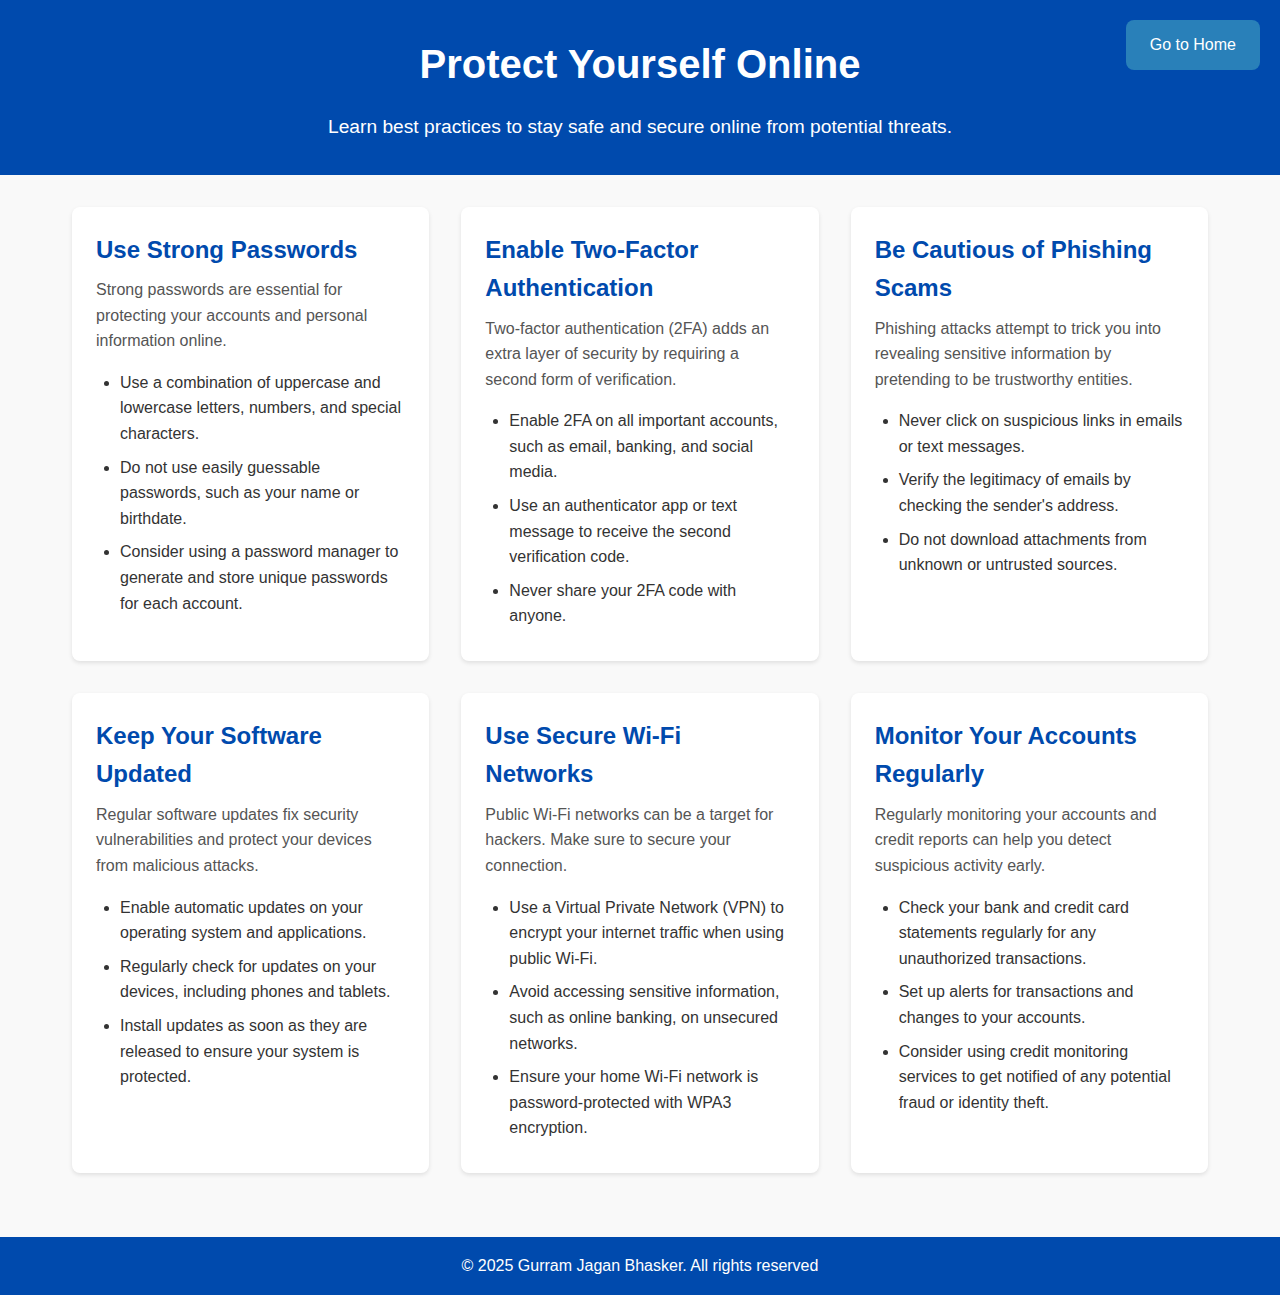
<file: protect-yourself.html>
<!DOCTYPE html>
<html lang="en">
<head>
  <meta charset="UTF-8">
  <meta name="viewport" content="width=device-width, initial-scale=1.0">
  <title>Protect Yourself - Best Practices for Online Safety</title>
  <style>
    /* General Reset */
    * {
      margin: 0;
      padding: 0;
      box-sizing: border-box;
    }

    body {
      font-family: Arial, sans-serif;
      line-height: 1.6;
      color: #333;
      background-color: #f9f9f9;
      margin: 0;
      padding: 0;
      position: relative; /* Ensures absolute positioning works properly */
    }

    /* Header Styles */
    header {
      text-align: center;
      background-color: #004aad;
      color: #fff;
      padding: 2rem 1rem;
    }

    header h1 {
      font-size: 2.5rem;
      margin-bottom: 1rem;
    }

    header p {
      font-size: 1.2rem;
    }

    /* Home Button - Positioned on Right */
    .home-btn {
      position: fixed; /* Fixes the button in place */
      top: 20px;
      right: 20px;
      background-color: #2980b9;
      color: #fff;
      padding: 1rem 1.5rem;
      font-size: 1rem;
      border: none;
      border-radius: 8px;
      cursor: pointer;
      transition: background-color 0.3s ease, transform 0.3s ease;
    }

    .home-btn:hover {
      background-color: #3498db;
      transform: scale(1.1);
    }

    /* Main Content Styles */
    main {
      padding: 2rem;
      max-width: 1200px;
      margin: 0 auto;
    }

    .resources {
      display: grid;
      grid-template-columns: repeat(auto-fit, minmax(300px, 1fr));
      gap: 2rem;
    }

    article {
      background-color: #fff;
      padding: 1.5rem;
      border-radius: 8px;
      box-shadow: 0 2px 4px rgba(0, 0, 0, 0.1);
      transition: transform 0.3s ease, box-shadow 0.3s ease;
    }

    article:hover {
      transform: translateY(-5px);
      box-shadow: 0 4px 12px rgba(0, 0, 0, 0.2);
    }

    article h2 {
      font-size: 1.5rem;
      color: #004aad;
      margin-bottom: 0.5rem;
    }

    article p {
      font-size: 1rem;
      color: #555;
      margin-bottom: 1rem;
    }

    article ul {
      list-style-type: disc;
      margin-left: 1.5rem;
    }

    article ul li {
      margin-bottom: 0.5rem;
    }

    /* Footer Styles */
    footer {
      text-align: center;
      background-color: #004aad;
      color: #fff;
      padding: 1rem;
      margin-top: 2rem;
    }

    footer p {
      font-size: 1rem;
    }

    /* Hover Animations for Articles */
    article:hover {
      background-color: #ecf0f1;
      transform: translateY(-10px);
    }
  </style>
</head>
<body>
  <button class="home-btn" onclick="window.location.href = '/index.html';">Go to Home</button>
  
  <header>
    <h1>Protect Yourself Online</h1>
    <p>Learn best practices to stay safe and secure online from potential threats.</p>
  </header>
  
  <main>
    <section class="resources">
      <article>
        <h2>Use Strong Passwords</h2>
        <p>
          Strong passwords are essential for protecting your accounts and personal information online.
        </p>
        <ul>
          <li>Use a combination of uppercase and lowercase letters, numbers, and special characters.</li>
          <li>Do not use easily guessable passwords, such as your name or birthdate.</li>
          <li>Consider using a password manager to generate and store unique passwords for each account.</li>
        </ul>
      </article>
      <article>
        <h2>Enable Two-Factor Authentication</h2>
        <p>
          Two-factor authentication (2FA) adds an extra layer of security by requiring a second form of verification.
        </p>
        <ul>
          <li>Enable 2FA on all important accounts, such as email, banking, and social media.</li>
          <li>Use an authenticator app or text message to receive the second verification code.</li>
          <li>Never share your 2FA code with anyone.</li>
        </ul>
      </article>
      <article>
        <h2>Be Cautious of Phishing Scams</h2>
        <p>
          Phishing attacks attempt to trick you into revealing sensitive information by pretending to be trustworthy entities.
        </p>
        <ul>
          <li>Never click on suspicious links in emails or text messages.</li>
          <li>Verify the legitimacy of emails by checking the sender's address.</li>
          <li>Do not download attachments from unknown or untrusted sources.</li>
        </ul>
      </article>
      <article>
        <h2>Keep Your Software Updated</h2>
        <p>
          Regular software updates fix security vulnerabilities and protect your devices from malicious attacks.
        </p>
        <ul>
          <li>Enable automatic updates on your operating system and applications.</li>
          <li>Regularly check for updates on your devices, including phones and tablets.</li>
          <li>Install updates as soon as they are released to ensure your system is protected.</li>
        </ul>
      </article>
      <article>
        <h2>Use Secure Wi-Fi Networks</h2>
        <p>
          Public Wi-Fi networks can be a target for hackers. Make sure to secure your connection.
        </p>
        <ul>
          <li>Use a Virtual Private Network (VPN) to encrypt your internet traffic when using public Wi-Fi.</li>
          <li>Avoid accessing sensitive information, such as online banking, on unsecured networks.</li>
          <li>Ensure your home Wi-Fi network is password-protected with WPA3 encryption.</li>
        </ul>
      </article>
      <article>
        <h2>Monitor Your Accounts Regularly</h2>
        <p>
          Regularly monitoring your accounts and credit reports can help you detect suspicious activity early.
        </p>
        <ul>
          <li>Check your bank and credit card statements regularly for any unauthorized transactions.</li>
          <li>Set up alerts for transactions and changes to your accounts.</li>
          <li>Consider using credit monitoring services to get notified of any potential fraud or identity theft.</li>
        </ul>
      </article>
    </section>
  </main>
  
  <footer>
    <p>&copy; 2025 Gurram Jagan Bhasker. All rights reserved</p>
  </footer>
</body>
</html>
</file>
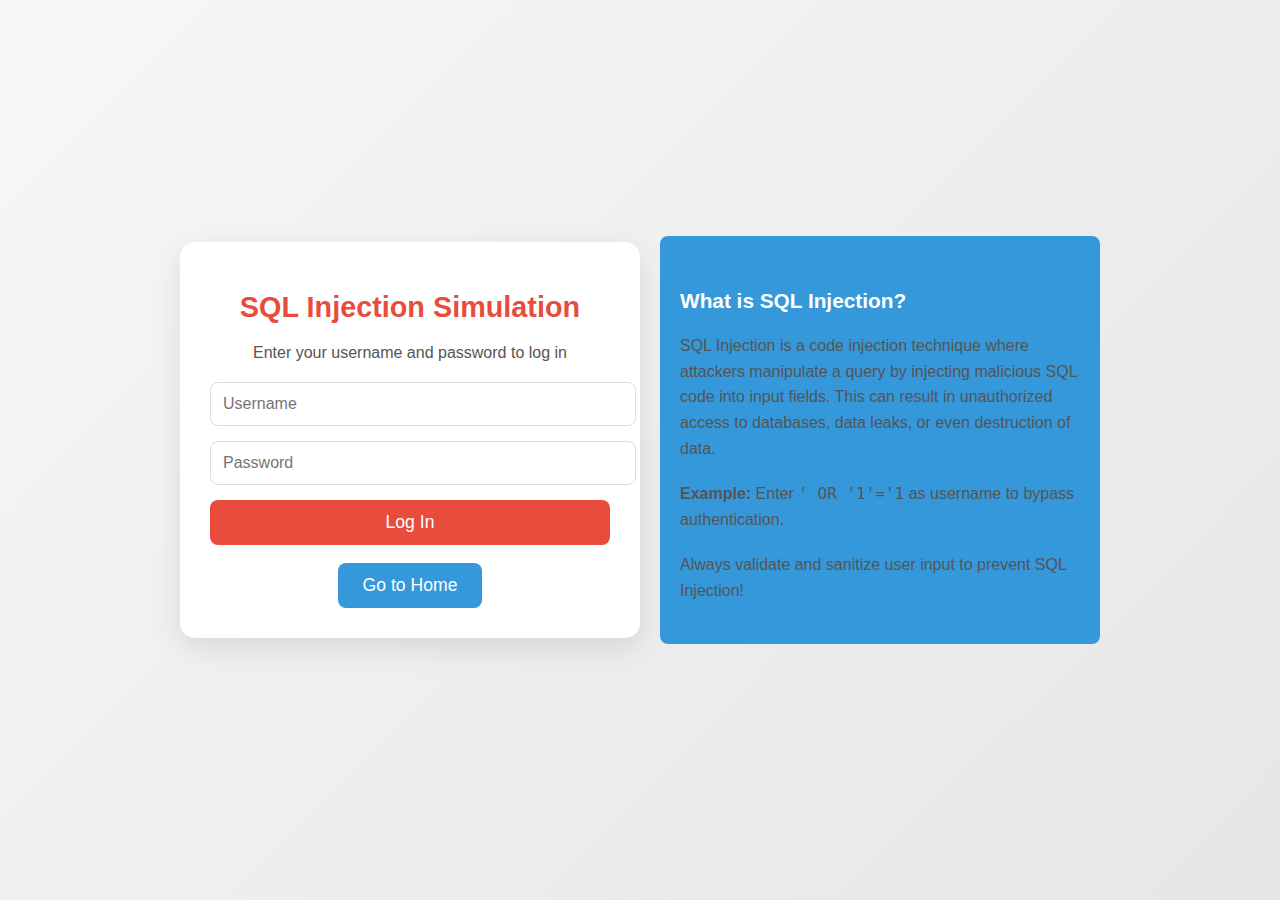
<file: sqlinjection.html>
<!DOCTYPE html>
<html lang="en">
<head>
  <meta charset="UTF-8">
  <meta name="viewport" content="width=device-width, initial-scale=1.0">
  <title>SQL Injection Simulation</title>
  <style>
    /* Global Styles */
    body {
      font-family: 'Arial', sans-serif;
      background: linear-gradient(135deg, #f7f7f7, #e6e6e6);
      margin: 0;
      padding: 0;
      display: flex;
      flex-direction: row;
      gap: 20px;
      justify-content: center;
      align-items: center;
      min-height: 100vh;
      color: #333;
      text-align: center;
    }

    .container {
      width: 90%;
      max-width: 400px;
      background-color: #ffffff;
      box-shadow: 0 10px 30px rgba(0, 0, 0, 0.1);
      padding: 30px;
      border-radius: 15px;
      margin-bottom: 20px;
    }

    h1 {
      color: #e74c3c;
      margin-bottom: 20px;
      font-size: 1.8rem;
      font-weight: bold;
    }

    p {
      font-size: 1rem;
      margin-bottom: 20px;
      color: #555;
    }

    /* Form Styles */
    .sql-form {
      display: flex;
      flex-direction: column;
      gap: 15px;
    }

    .sql-form input {
      width: 100%;
      padding: 12px;
      border-radius: 8px;
      border: 1px solid #ddd;
      font-size: 1rem;
      transition: all 0.3s ease;
    }

    .sql-form input:focus {
      outline: none;
      border-color: #e74c3c;
    }

    .sql-form button {
      padding: 12px;
      border-radius: 8px;
      border: none;
      background-color: #e74c3c;
      color: white;
      font-size: 1.1rem;
      cursor: pointer;
      transition: background-color 0.3s ease;
    }

    .sql-form button:hover {
      background-color: #c0392b;
    }

    /* Output Box */
    .output-box {
      display: none;
      margin-top: 20px;
      padding: 15px;
      background-color: #f1c40f;
      color: white;
      border-radius: 8px;
      font-size: 1rem;
      text-align: left;
      font-weight: bold;
    }

    /* Alert */
    .alert {
      display: none;
      margin-top: 20px;
      background-color: #e74c3c;
      color: white;
      padding: 15px;
      border-radius: 8px;
      font-size: 1.1rem;
      box-shadow: 0 4px 15px rgba(0, 0, 0, 0.2);
    }

    /* Info Card */
    .info-card {
      width: 90%;
      max-width: 400px;
      background-color: #3498db;
      color: white;
      padding: 20px;
      border-radius: 8px;
      text-align: left;
      font-size: 1rem;
      line-height: 1.6;
      margin-bottom: 20px;
    }

    .info-card h4 {
      font-size: 1.3rem;
      margin-bottom: 10px;
    }

    /* Button */
    .home-btn {
      padding: 12px 25px;
      background-color: #3498db;
      color: white;
      border: none;
      border-radius: 8px;
      font-size: 1.1rem;
      cursor: pointer;
      transition: background-color 0.3s ease, transform 0.3s ease;
    }

    .home-btn:hover {
      background-color: #2980b9;
      transform: scale(1.05);
    }

    /* Responsive Design */
    @media (max-width: 768px) {
      .container,
      .info-card {
        width: 95%;
      }

      h1 {
        font-size: 1.5rem;
      }

      p {
        font-size: 0.9rem;
      }

      .sql-form input,
      .sql-form button {
        font-size: 1rem;
        padding: 10px;
      }

      .info-card {
        font-size: 0.9rem;
        line-height: 1.4;
      }

      .home-btn {
        font-size: 1rem;
        padding: 10px 20px;
      }
    }
  </style>
</head>
<body>

  <div class="container">
    <h1>SQL Injection Simulation</h1>
    <p>Enter your username and password to log in</p>

    <!-- SQL Form -->
    <form class="sql-form" onsubmit="simulateSQLInjection(event)">
      <input type="text" id="username" placeholder="Username" required>
      <input type="password" id="password" placeholder="Password" required>
      <button type="submit">Log In</button>
    </form>
    <!-- Home Button -->
     <br>
  <button class="home-btn" onclick="window.location.href='simulated-attacks.html';">Go to Home</button>

    <!-- Output Messages -->
    <div id="output" class="output-box"></div>
    <div id="alert" class="alert">Warning: SQL Injection detected! Improper input sanitization can lead to data leaks.</div>
  </div>

  

  <!-- Explanation Card -->
  <div class="info-card">
    <h4>What is SQL Injection?</h4>
    <p>SQL Injection is a code injection technique where attackers manipulate a query by injecting malicious SQL code into input fields. This can result in unauthorized access to databases, data leaks, or even destruction of data.</p>
    <p><strong>Example:</strong> Enter <code>' OR '1'='1</code> as username to bypass authentication.</p>
    <p>Always validate and sanitize user input to prevent SQL Injection!</p>
  </div>

  

  <script>
    // Simulate SQL Injection
    function simulateSQLInjection(event) {
      event.preventDefault(); // Prevent default form submission

      // Get user inputs
      const username = document.getElementById("username").value;
      const password = document.getElementById("password").value;

      // Simulate an SQL Query
      let simulatedQuery = `SELECT * FROM users WHERE username = '${username}' AND password = '${password}'`;

      // Output the simulated query
      const outputBox = document.getElementById("output");
      outputBox.style.display = "block";
      outputBox.innerHTML = `<p><strong>Simulated Query:</strong></p><p>${simulatedQuery}</p>`;

      // Check for SQL Injection pattern
      if (username.includes("'") || password.includes("'")) {
        document.getElementById("alert").style.display = "block";
      } else {
        alert("Login successful (simulated)!");
      }
    }
  </script>

</body>
</html>
</file>
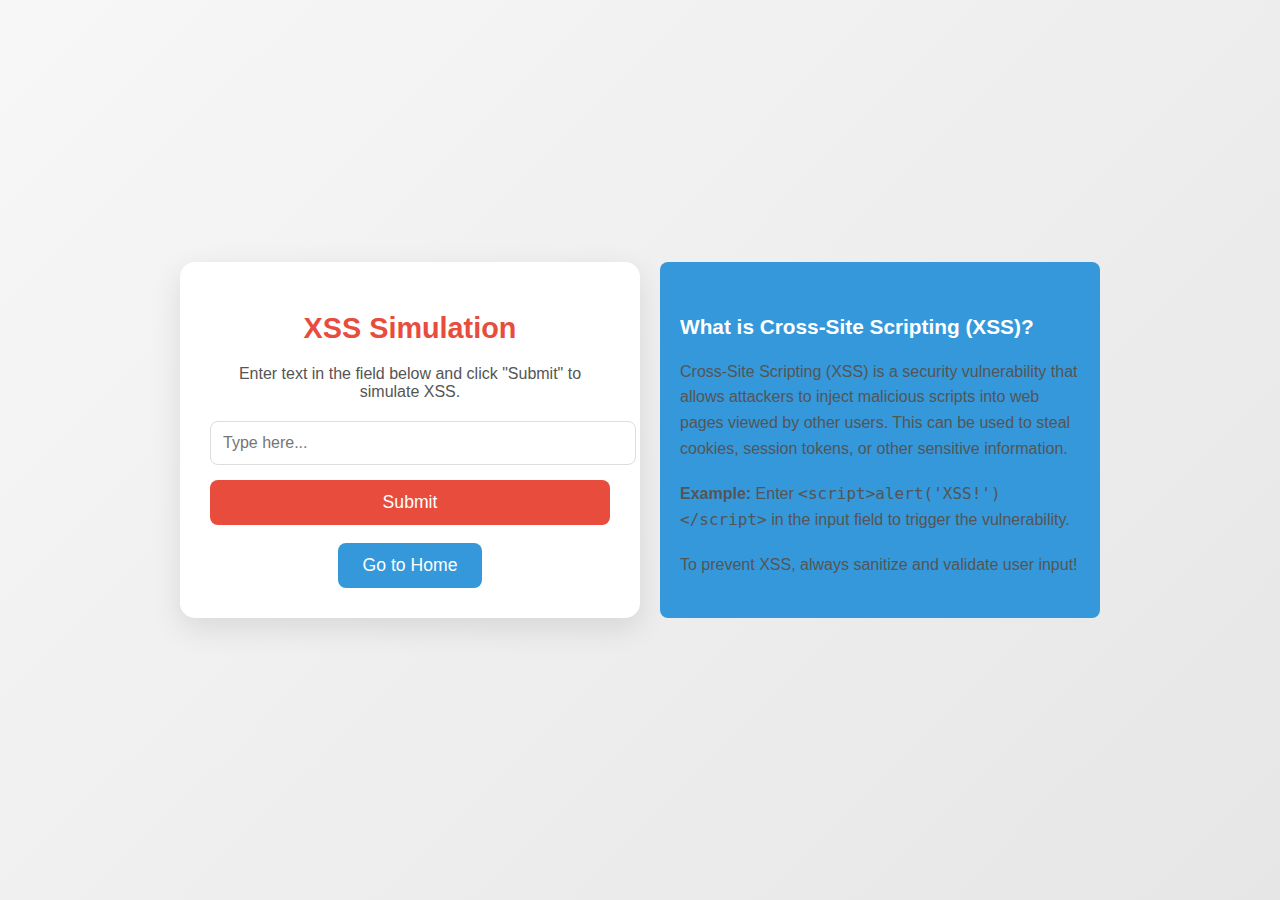
<file: xss.html>
<!DOCTYPE html>
<html lang="en">
<head>
  <meta charset="UTF-8">
  <meta name="viewport" content="width=device-width, initial-scale=1.0">
  <title>XSS Simulation</title>
  <style>
    /* Global Styles */
    body {
      font-family: 'Arial', sans-serif;
      background: linear-gradient(135deg, #f7f7f7, #e6e6e6);
      margin: 0;
      padding: 0;
      display: flex;
      flex-direction: row;
      gap: 20px;
      justify-content: center;
      align-items: center;
      min-height: 100vh;
      color: #333;
      text-align: center;
    }

    .container {
      width: 90%;
      max-width: 400px;
      background-color: #ffffff;
      box-shadow: 0 10px 30px rgba(0, 0, 0, 0.1);
      padding: 30px;
      border-radius: 15px;
      margin-bottom: 20px;
    }

    h1 {
      color: #e74c3c;
      margin-bottom: 20px;
      font-size: 1.8rem;
      font-weight: bold;
    }

    p {
      font-size: 1rem;
      margin-bottom: 20px;
      color: #555;
    }

    /* Form Styles */
    .xss-form {
      display: flex;
      flex-direction: column;
      gap: 15px;
    }

    .xss-form input {
      width: 100%;
      padding: 12px;
      border-radius: 8px;
      border: 1px solid #ddd;
      font-size: 1rem;
      transition: all 0.3s ease;
    }

    .xss-form input:focus {
      outline: none;
      border-color: #e74c3c;
    }

    .xss-form button {
      padding: 12px;
      border-radius: 8px;
      border: none;
      background-color: #e74c3c;
      color: white;
      font-size: 1.1rem;
      cursor: pointer;
      transition: background-color 0.3s ease;
    }

    .xss-form button:hover {
      background-color: #c0392b;
    }

    /* Output Box */
    .output-box {
      display: none;
      margin-top: 20px;
      padding: 15px;
      background-color: #f1c40f;
      color: white;
      border-radius: 8px;
      font-size: 1rem;
      text-align: left;
      font-weight: bold;
    }

    /* Alert */
    .alert {
      display: none;
      margin-top: 20px;
      background-color: #e74c3c;
      color: white;
      padding: 15px;
      border-radius: 8px;
      font-size: 1.1rem;
      box-shadow: 0 4px 15px rgba(0, 0, 0, 0.2);
    }

    /* Info Card */
    .info-card {
      width: 90%;
      max-width: 400px;
      background-color: #3498db;
      color: white;
      padding: 20px;
      border-radius: 8px;
      text-align: left;
      font-size: 1rem;
      line-height: 1.6;
      margin-bottom: 20px;
    }

    .info-card h4 {
      font-size: 1.3rem;
      margin-bottom: 10px;
    }

    /* Button */
    .home-btn {
      padding: 12px 25px;
      background-color: #3498db;
      color: white;
      border: none;
      border-radius: 8px;
      font-size: 1.1rem;
      cursor: pointer;
      transition: background-color 0.3s ease, transform 0.3s ease;
    }

    .home-btn:hover {
      background-color: #2980b9;
      transform: scale(1.05);
    }

    /* Responsive Design */
    @media (max-width: 768px) {
      .container,
      .info-card {
        width: 95%;
      }

      h1 {
        font-size: 1.5rem;
      }

      p {
        font-size: 0.9rem;
      }

      .xss-form input,
      .xss-form button {
        font-size: 1rem;
        padding: 10px;
      }

      .info-card {
        font-size: 0.9rem;
        line-height: 1.4;
      }

      .home-btn {
        font-size: 1rem;
        padding: 10px 20px;
      }
    }
  </style>
</head>
<body>

  <div class="container">
    <h1>XSS Simulation</h1>
    <p>Enter text in the field below and click "Submit" to simulate XSS.</p>

    <!-- XSS Form -->
    <form class="xss-form" onsubmit="simulateXSS(event)">
      <input type="text" id="userInput" placeholder="Type here..." required>
      <button type="submit">Submit</button>
    </form>

    <!-- Home Button -->
    <br>
    <button class="home-btn" onclick="window.location.href='simulated-attacks.html';">Go to Home</button>

    <!-- Output Messages -->
    <div id="output" class="output-box"></div>
    <div id="alert" class="alert">Warning: XSS Detected! Your input contains malicious code.</div>
  </div>

  <!-- Explanation Card -->
  <div class="info-card">
    <h4>What is Cross-Site Scripting (XSS)?</h4>
    <p>Cross-Site Scripting (XSS) is a security vulnerability that allows attackers to inject malicious scripts into web pages viewed by other users. This can be used to steal cookies, session tokens, or other sensitive information.</p>
    <p><strong>Example:</strong> Enter <code>&lt;script&gt;alert('XSS!')&lt;/script&gt;</code> in the input field to trigger the vulnerability.</p>
    <p>To prevent XSS, always sanitize and validate user input!</p>
  </div>

  <script>
    // Simulate XSS Vulnerability
    function simulateXSS(event) {
      event.preventDefault(); // Prevent default form submission

      // Get user input
      const userInput = document.getElementById("userInput").value;
      const outputBox = document.getElementById("output");

      // Display user input without sanitization (vulnerable to XSS)
      outputBox.style.display = "block";
      outputBox.innerHTML = `<p>${userInput}</p>`;

      // Simulate XSS detection
      if (userInput.includes("<script>")) {
        document.getElementById("alert").style.display = "block";
      } else {
        alert("Input processed successfully (simulated)!");
      }
    }
  </script>

</body>
</html>
</file>
